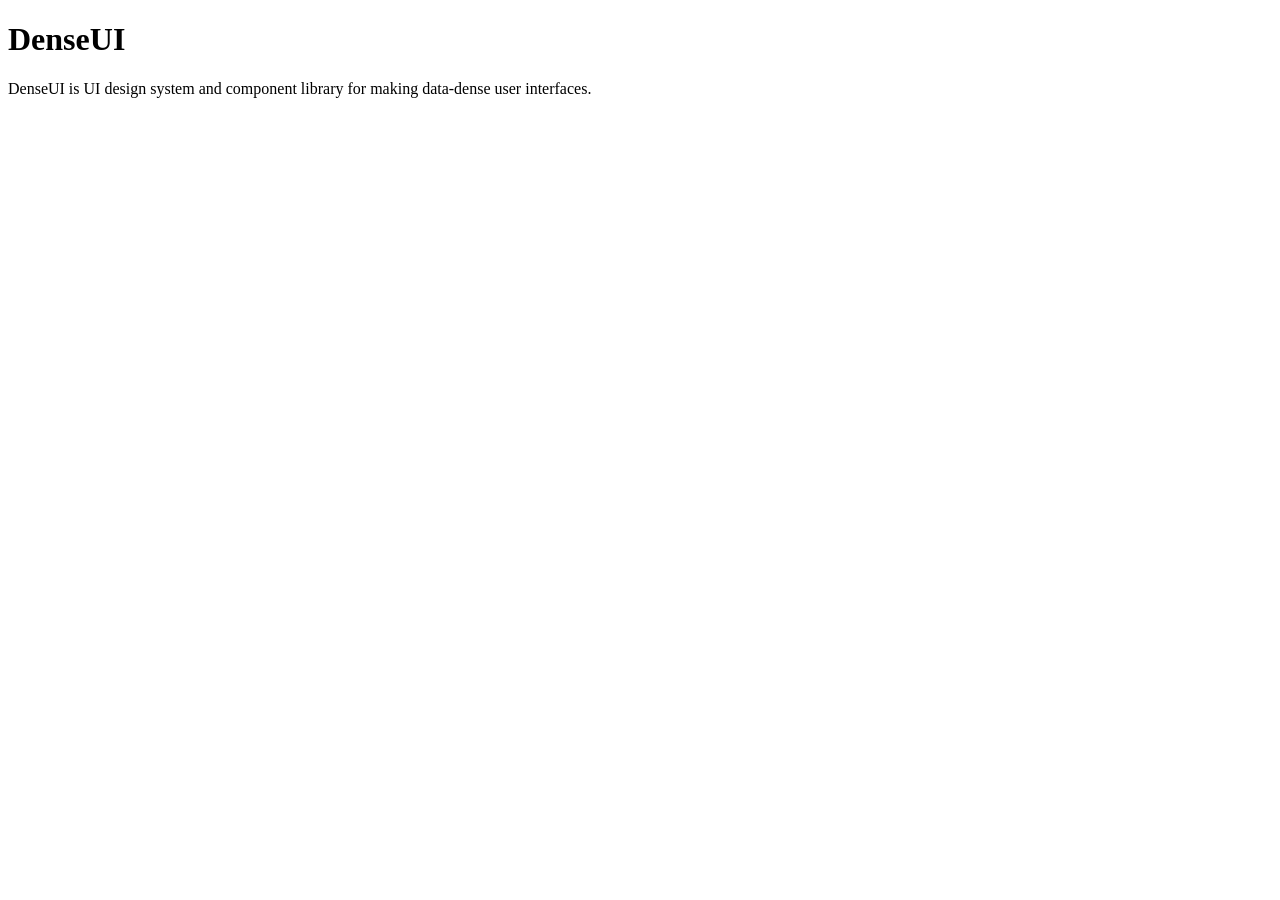
<file: dics/index.html>
<!DOCTYPE html>
<html lang="en">
  <head>
    <meta charset="UTF-8" />
    <meta name="viewport" content="width=device-width, initial-scale=1.0" />
    <title>DenseUI</title>
  </head>
  <body>
    <h1>DenseUI</h1>
    <p>
      DenseUI is UI design system and component library for making data-dense
      user interfaces.
    </p>
  </body>
</html>
</file>
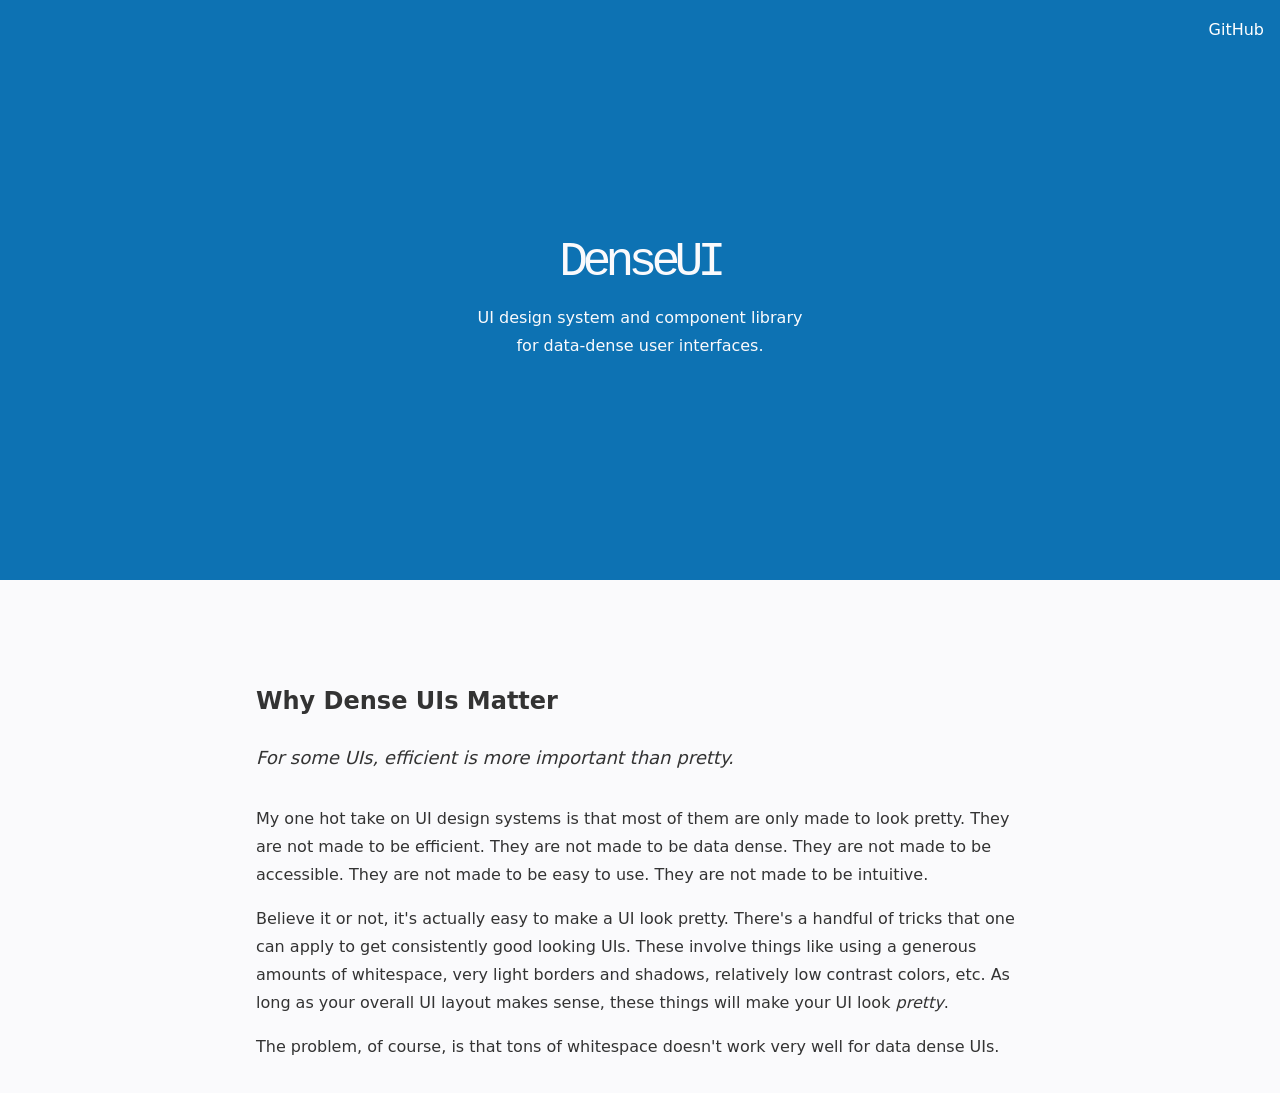
<file: docs/index.html>
<!doctype html>
<html lang="en">
    <head>
        <meta charset="UTF-8" />
        <meta name="viewport" content="width=device-width, initial-scale=1.0" />
        <title>DenseUI</title>
        <link rel="manifest" href="manifest.webmanifest" />
        <link rel="stylesheet" href="global.css" />
        <link rel="stylesheet" href="landing.css" />
        <script
            defer
            data-domain="denseui.com"
            src="https://plausible.io/js/script.js"
        ></script>
    </head>
    <body>
        <nav>
            <a target="_blank" href="https://github.com/irfanka/denseui"
                >GitHub</a
            >
        </nav>

        <main>
            <header>
                <h1>DenseUI</h1>
                <p>
                    UI design system and component library for data-dense user
                    interfaces.
                </p>
            </header>

            <article>
                <header>
                    <h2>Why Dense UIs Matter</h2>
                    <p>
                        For some UIs, efficient is more important than pretty.
                    </p>
                </header>
                <p>
                    My one hot take on UI design systems is that most of them
                    are only made to look pretty. They are not made to be
                    efficient. They are not made to be data dense. They are not
                    made to be accessible. They are not made to be easy to use.
                    They are not made to be intuitive.
                </p>
                <p>
                    Believe it or not, it's actually easy to make a UI look
                    pretty. There's a handful of tricks that one can apply to
                    get consistently good looking UIs. These involve things like
                    using a generous amounts of whitespace, very light borders
                    and shadows, relatively low contrast colors, etc. As long as
                    your overall UI layout makes sense, these things will make
                    your UI look
                    <i>pretty</i>.
                </p>
                <p>
                    The problem, of course, is that tons of whitespace doesn't
                    work very well for data dense UIs.
                </p>
            </article>
        </main>
    </body>
</html>
</file>
<file: docs/landing.css>
html,
body {
  background-color: #fafafc;
  color: #333;
}

nav {
  width: 100%;
  height: 4rem;
  display: flex;
  justify-content: flex-end;
  padding: 1rem;
  background-color: #0d72b3;
}

nav a {
  color: white;
  text-decoration: none;
}

nav a:hover {
  text-decoration: underline;
}

main > header,
main article {
  max-width: 800px;
  margin: 0 auto;
  padding: 1rem;
}

main header {
  margin-bottom: 2rem;
}

main article {
  margin-top: 2rem;
}

main p {
  font-size: 16px;
}

main header p {
  font-size: 18px;
}

main > header {
  background-color: #0d72b3;
  color: #fafafc;
  padding: 0 1rem 4rem 1rem;
  margin-bottom: 4rem;
  max-width: 100%;
  min-height: calc(100vh - 24rem);
  display: flex;
  flex-direction: column;
  align-items: center;
  justify-content: center;
}

main > header h1 {
  font-size: 48px;
  text-align: center;
  font-family: monospace;
  font-weight: 100;
  letter-spacing: -0.2ch;
  margin: 0;
}

main > header p {
  text-align: center;
  max-width: 350px;
  font-size: 16px;
  margin: 0 auto;
}

main article header p {
  font-style: italic;
}
</file>
<file: docs/global.css>
/*! modern-normalize v3.0.1 | MIT License | https://github.com/sindresorhus/modern-normalize */

/*
Document
========
*/

/**
Use a better box model (opinionated).
*/

*,
::before,
::after {
  box-sizing: border-box;
}

html {
  /* Improve consistency of default fonts in all browsers. (https://github.com/sindresorhus/modern-normalize/issues/3) */
  font-family: system-ui, "Segoe UI", Roboto, Helvetica, Arial, sans-serif,
    "Apple Color Emoji", "Segoe UI Emoji";
  line-height: 1.15; /* 1. Correct the line height in all browsers. */
  -webkit-text-size-adjust: 100%; /* 2. Prevent adjustments of font size after orientation changes in iOS. */
  tab-size: 4; /* 3. Use a more readable tab size (opinionated). */
}

/*
Sections
========
*/

body {
  margin: 0; /* Remove the margin in all browsers. */
}

/*
Text-level semantics
====================
*/

/**
Add the correct font weight in Chrome and Safari.
*/

b,
strong {
  font-weight: bolder;
}

/**
1. Improve consistency of default fonts in all browsers. (https://github.com/sindresorhus/modern-normalize/issues/3)
2. Correct the odd 'em' font sizing in all browsers.
*/

code,
kbd,
samp,
pre {
  font-family: ui-monospace, SFMono-Regular, Consolas, "Liberation Mono", Menlo,
    monospace; /* 1 */
  font-size: 1em; /* 2 */
}

/**
Add the correct font size in all browsers.
*/

small {
  font-size: 80%;
}

/**
Prevent 'sub' and 'sup' elements from affecting the line height in all browsers.
*/

sub,
sup {
  font-size: 75%;
  line-height: 0;
  position: relative;
  vertical-align: baseline;
}

sub {
  bottom: -0.25em;
}

sup {
  top: -0.5em;
}

/*
Tabular data
============
*/

/**
Correct table border color inheritance in Chrome and Safari. (https://issues.chromium.org/issues/40615503, https://bugs.webkit.org/show_bug.cgi?id=195016)
*/

table {
  border-color: currentcolor;
}

/*
Forms
=====
*/

/**
1. Change the font styles in all browsers.
2. Remove the margin in Firefox and Safari.
*/

button,
input,
optgroup,
select,
textarea {
  font-family: inherit; /* 1 */
  font-size: 100%; /* 1 */
  line-height: 1.15; /* 1 */
  margin: 0; /* 2 */
}

/**
Correct the inability to style clickable types in iOS and Safari.
*/

button,
[type="button"],
[type="reset"],
[type="submit"] {
  -webkit-appearance: button;
}

/**
Remove the padding so developers are not caught out when they zero out 'fieldset' elements in all browsers.
*/

legend {
  padding: 0;
}

/**
Add the correct vertical alignment in Chrome and Firefox.
*/

progress {
  vertical-align: baseline;
}

/**
Correct the cursor style of increment and decrement buttons in Safari.
*/

::-webkit-inner-spin-button,
::-webkit-outer-spin-button {
  height: auto;
}

/**
1. Correct the odd appearance in Chrome and Safari.
2. Correct the outline style in Safari.
*/

[type="search"] {
  -webkit-appearance: textfield; /* 1 */
  outline-offset: -2px; /* 2 */
}

/**
Remove the inner padding in Chrome and Safari on macOS.
*/

::-webkit-search-decoration {
  -webkit-appearance: none;
}

/**
1. Correct the inability to style clickable types in iOS and Safari.
2. Change font properties to 'inherit' in Safari.
*/

::-webkit-file-upload-button {
  -webkit-appearance: button; /* 1 */
  font: inherit; /* 2 */
}

/*
Interactive
===========
*/

/*
Add the correct display in Chrome and Safari.
*/

summary {
  display: list-item;
}

/*
Custom
======
*/

body {
  font-size: 16px;
  line-height: 1.75;
  padding: 0;
}

h1,
h2,
h3,
h4,
h5,
h6 {
  text-wrap: balance;
}
</file>
